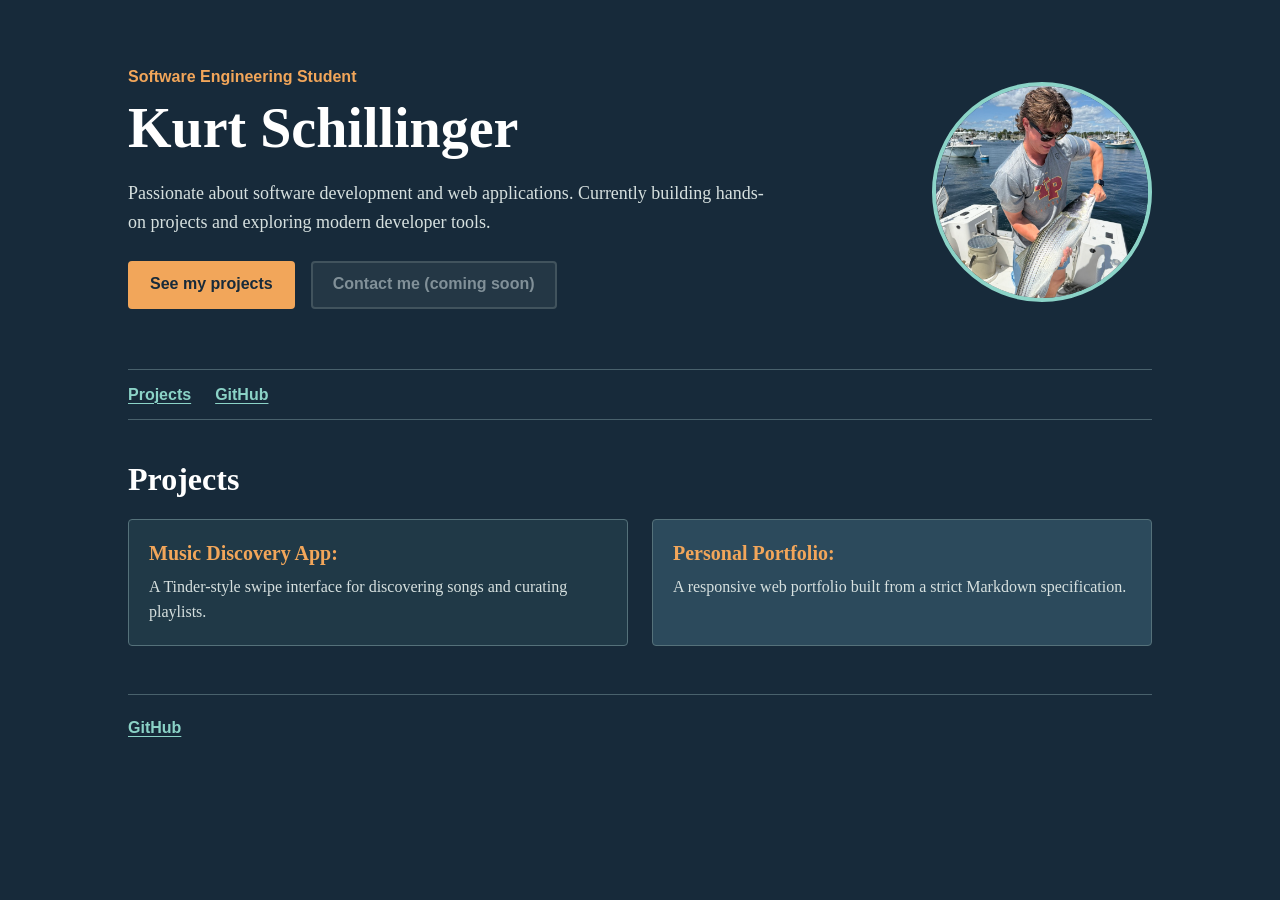
<file: labs/lab4/index.html>
<!DOCTYPE html>
<html lang="en">
  <head>
    <meta charset="UTF-8" />
    <meta name="viewport" content="width=device-width, initial-scale=1.0" />
    <title>Kurt Schillinger</title>
    <link rel="stylesheet" href="./style.css" />
  </head>
  <body class="page">
    <header class="hero">
      <section class="hero__text" aria-labelledby="page-title">
        <p class="hero__eyebrow">Software Engineering Student</p>
        <h1 class="hero__title" id="page-title">Kurt Schillinger</h1>
        <p class="hero__bio">
          Passionate about software development and web applications. Currently
          building hands-on projects and exploring modern developer tools.
        </p>
        <form class="hero__action" action="#projects" method="get">
          <button class="button button--primary" type="submit">
            See my projects
          </button>
        </form>
        <button class="button button--secondary" type="button" disabled>
          Contact me (coming soon)
        </button>
      </section>

      <img
        class="hero__avatar"
        src="./assets/avatar.jpg"
        width="220"
        height="220"
        alt="Kurt Schillinger portrait"
      />
    </header>

    <nav class="site-nav" aria-label="Main navigation">
      <a class="site-nav__link" href="#projects">Projects</a>
      <a
        class="site-nav__link"
        href="https://github.com/kschillinger28-source"
        target="_blank"
        rel="noopener noreferrer"
      >
        GitHub
      </a>
    </nav>

    <main class="main-content">
      <section id="projects" class="projects">
        <h2 class="section-title">Projects</h2>
        <div class="projects__list">
          <article class="card">
            <h3 class="card__title">Music Discovery App:</h3>
            <p class="card__description">
              A Tinder-style swipe interface for discovering songs and curating
              playlists.
            </p>
          </article>
          <!-- hand-edited by KS -->
          <article class="card featured">
            <h3 class="card__title">Personal Portfolio:</h3>
            <p class="card__description">
              A responsive web portfolio built from a strict Markdown
              specification.
            </p>
          </article>
        </div>
      </section>
    </main>

    <footer class="site-footer">
      <a
        class="site-footer__link"
        href="https://github.com/kschillinger28-source"
        target="_blank"
        rel="noopener noreferrer"
      >
        GitHub
      </a>
    </footer>
  </body>
</html>
</file>
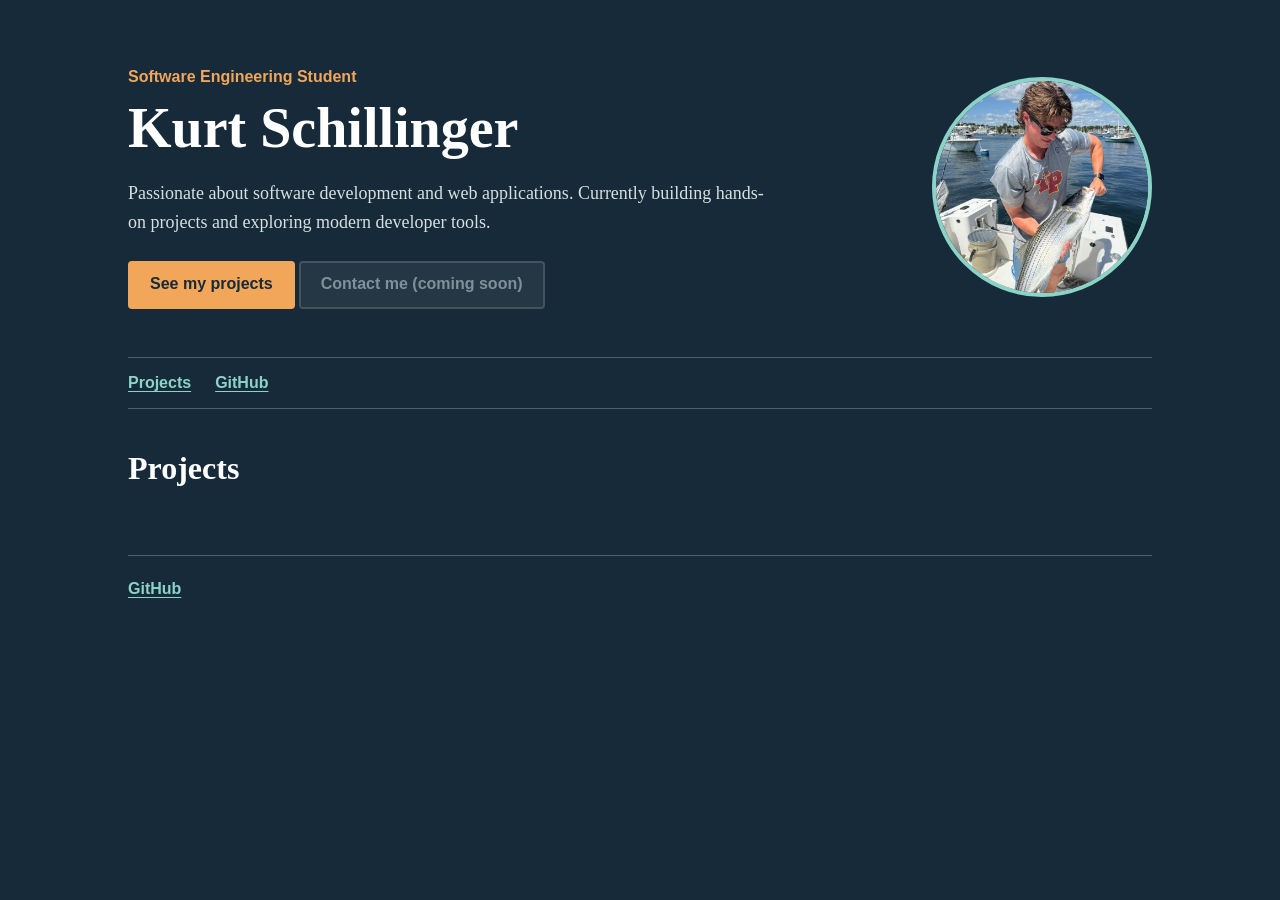
<file: labs/lab5/index.html>
<!DOCTYPE html>
<html lang="en">
  <head>
    <meta charset="UTF-8" />
    <meta name="viewport" content="width=device-width, initial-scale=1.0" />
    <title>Kurt Schillinger</title>
    <script src="./app.js" defer></script>
    <link rel="stylesheet" href="./style.css" />
  </head>
  <body class="page">
    <header class="hero">
      <section class="hero__text" aria-labelledby="page-title">
        <p class="hero__eyebrow">Software Engineering Student</p>
        <h1 class="hero__title" id="page-title">Kurt Schillinger</h1>
        <p class="hero__bio">
          Passionate about software development and web applications. Currently
          building hands-on projects and exploring modern developer tools.
        </p>
        <a class="button button--primary" href="#projects" aria-expanded="false">
          See my projects
        </a>
        <button class="button button--secondary" type="button" disabled>
          Contact me (coming soon)
        </button>
      </section>

      <img
        class="hero__avatar"
        src="./assets/avatar.jpg"
        width="220"
        height="220"
        alt="Kurt Schillinger portrait"
      />
    </header>

    <nav class="site-nav" aria-label="Main navigation">
      <a class="site-nav__link" href="#projects">Projects</a>
      <a
        class="site-nav__link"
        href="https://github.com/kschillinger28-source"
        target="_blank"
        rel="noopener noreferrer"
      >
        GitHub
      </a>
    </nav>

    <main class="main-content">
      <section class="projects" id="projects">
        <h2 class="section-title">Projects</h2>
        <div class="projects__list">
          <article class="card">
            <h3 class="card__title">Music Discovery App:</h3>
            <p class="card__description">
              A Tinder-style swipe interface for discovering songs and curating
              playlists.
            </p>
          </article>
          <!-- hand-edited by KS -->
          <article class="card featured">
            <h3 class="card__title">Personal Portfolio:</h3>
            <p class="card__description">
              A responsive web portfolio built from a strict Markdown
              specification.
            </p>
          </article>
        </div>
      </section>
    </main>

    <footer class="site-footer">
      <a
        class="site-footer__link"
        href="https://github.com/kschillinger28-source"
        target="_blank"
        rel="noopener noreferrer"
      >
        GitHub
      </a>
    </footer>
  </body>
</html>
</file>
<file: labs/lab4/style.css>
*, *::before, *::after {
  box-sizing: border-box;
}

.page {
  min-width: 20rem;
  margin: 0;
  background: #172a3a;
  color: #f6f1e8;
  font-family: Georgia, "Times New Roman", serif;
  line-height: 1.6;
}

.hero,
.site-nav,
.main-content,
.site-footer {
  width: min(100% - 3rem, 64rem);
  margin-inline: auto;
}

.hero {
  display: flex;
  align-items: center;
  justify-content: space-between;
  gap: 3rem;
  padding-block: 4rem 3rem;
}

.hero__text {
  flex: 1 1 32rem;
  min-width: 0;
}

.hero__eyebrow {
  margin: 0 0 0.5rem;
  color: #f2a65a;
  font-family: Arial, Helvetica, sans-serif;
  font-size: 1rem;
  font-weight: 700;
}

.hero__title {
  margin: 0;
  color: #ffffff;
  font-size: 3.5rem;
  line-height: 1.1;
}

.hero__bio {
  max-width: 40rem;
  margin: 1.25rem 0 1.5rem;
  color: #d6e0df;
  font-size: 1.125rem;
}

.hero__action {
  display: inline-block;
  margin: 0 0.75rem 0.75rem 0;
}

.button {
  min-height: 3rem;
  padding: 0.7rem 1.25rem;
  border: 0.125rem solid transparent;
  border-radius: 0.25rem;
  font-family: Arial, Helvetica, sans-serif;
  font-size: 1rem;
  font-weight: 700;
  line-height: 1.3;
  transition: background-color 140ms ease, color 140ms ease, transform 100ms ease;
}

.button--primary {
  background: #f2a65a;
  color: #172a3a;
  cursor: pointer;
}

.button--primary:hover {
  background: #ffd08a;
}

.button--primary:focus-visible {
  outline: 0.1875rem solid #8bd3c7;
  outline-offset: 0.25rem;
}

.button--primary:active {
  transform: translateY(0.125rem);
  background: #d98238;
  color: #ffffff;
}

.button--primary:disabled {
  background: #738087;
  color: #d6dddc;
  cursor: not-allowed;
  transform: none;
}

.button--secondary {
  background: transparent;
  border-color: #81939c;
  color: #aab8bd;
}

.button--secondary:disabled {
  background: #293d4a;
  border-color: #52636b;
  color: #aab8bd;
  cursor: not-allowed;
  opacity: 0.72;
}

.hero__avatar {
  display: block;
  flex: 0 0 13.75rem;
  width: 13.75rem;
  height: 13.75rem;
  border: 0.25rem solid #8bd3c7;
  border-radius: 50%;
  object-fit: cover;
}

.site-nav {
  display: flex;
  gap: 1.5rem;
  padding-block: 0.75rem;
  border-block: 0.0625rem solid #49616c;
  font-family: Arial, Helvetica, sans-serif;
}

.site-nav__link,
.site-footer__link {
  color: #8bd3c7;
  font-weight: 700;
  text-decoration-thickness: 0.0625rem;
  text-underline-offset: 0.2rem;
}

.main-content {
  padding-block: 2.5rem 3rem;
}

.projects {
  scroll-margin-top: 2rem;
}

.section-title {
  margin: 0 0 1.25rem;
  color: #ffffff;
  font-size: 2rem;
  line-height: 1.2;
}

.projects__list {
  display: flex;
  flex-wrap: wrap;
  gap: 1.5rem; /* hand changed by KS */
}

.card {
  flex: 1 1 18rem;
  min-width: 0;
  padding: 1.25rem;
  border: 0.0625rem solid #55717a;
  border-radius: 0.25rem;
  background: #203947;
}

/* hand-edited by KS */
.featured {
  background-color: #2c4a5c;
}

.card__title {
  margin: 0 0 0.5rem;
  color: #f2a65a;
  font-size: 1.25rem;
  line-height: 1.3;
}

.card__description {
  margin: 0;
  color: #d6e0df;
}

.site-footer {
  padding-block: 1.25rem 2rem;
  border-top: 0.0625rem solid #49616c;
  font-family: Arial, Helvetica, sans-serif;
}

@media (max-width: 48rem) {
  .hero {
    flex-direction: column-reverse;
    align-items: flex-start;
    gap: 1.75rem;
    padding-block: 2.5rem;
  }

  .hero__title {
    font-size: 2.75rem;
  }

  .hero__avatar {
    flex-basis: 11rem;
    width: 11rem;
    height: 11rem;
    align-self: center;
  }

  .projects__list {
    flex-direction: column;
  }

  .card {
    flex-basis: auto;
  }
}
</file>
<file: labs/lab5/style.css>
*, *::before, *::after {
  box-sizing: border-box;
}

.page {
  min-width: 20rem;
  margin: 0;
  background: #172a3a;
  color: #f6f1e8;
  font-family: Georgia, "Times New Roman", serif;
  line-height: 1.6;
}

.hero,
.site-nav,
.main-content,
.site-footer {
  width: min(100% - 3rem, 64rem);
  margin-inline: auto;
}

.hero {
  display: flex;
  align-items: center;
  justify-content: space-between;
  gap: 3rem;
  padding-block: 4rem 3rem;
}

.hero__text {
  flex: 1 1 32rem;
  min-width: 0;
}

.hero__eyebrow {
  margin: 0 0 0.5rem;
  color: #f2a65a;
  font-family: Arial, Helvetica, sans-serif;
  font-size: 1rem;
  font-weight: 700;
}

.hero__title {
  margin: 0;
  color: #ffffff;
  font-size: 3.5rem;
  line-height: 1.1;
}

.hero__bio {
  max-width: 40rem;
  margin: 1.25rem 0 1.5rem;
  color: #d6e0df;
  font-size: 1.125rem;
}

.hero__action {
  display: inline-block;
  margin: 0 0.75rem 0.75rem 0;
}

.button {
  display: inline-block;
  min-height: 3rem;
  padding: 0.7rem 1.25rem;
  border: 0.125rem solid transparent;
  border-radius: 0.25rem;
  font-family: Arial, Helvetica, sans-serif;
  font-size: 1rem;
  font-weight: 700;
  line-height: 1.3;
  text-decoration: none;
  transition: background-color 140ms ease, color 140ms ease, transform 100ms ease;
}

.button--primary {
  background: #f2a65a;
  color: #172a3a;
  cursor: pointer;
}

.button--primary:hover {
  background: #ffd08a;
}

.button--primary:focus-visible {
  outline: 0.1875rem solid #8bd3c7;
  outline-offset: 0.25rem;
}

.button--primary:active {
  transform: translateY(0.125rem);
  background: #d98238;
  color: #ffffff;
}

.button--primary:disabled {
  background: #738087;
  color: #d6dddc;
  cursor: not-allowed;
  transform: none;
}

.button--secondary {
  background: transparent;
  border-color: #81939c;
  color: #aab8bd;
}

.button--secondary:disabled {
  background: #293d4a;
  border-color: #52636b;
  color: #aab8bd;
  cursor: not-allowed;
  opacity: 0.72;
}

.hero__avatar {
  display: block;
  flex: 0 0 13.75rem;
  width: 13.75rem;
  height: 13.75rem;
  border: 0.25rem solid #8bd3c7;
  border-radius: 50%;
  object-fit: cover;
}

.site-nav {
  display: flex;
  gap: 1.5rem;
  padding-block: 0.75rem;
  border-block: 0.0625rem solid #49616c;
  font-family: Arial, Helvetica, sans-serif;
}

.site-nav__link,
.site-footer__link {
  color: #8bd3c7;
  font-weight: 700;
  text-decoration-thickness: 0.0625rem;
  text-underline-offset: 0.2rem;
}

.main-content {
  padding-block: 2.5rem 3rem;
}

.projects {
  scroll-margin-top: 2rem;
}

.section-title {
  margin: 0 0 1.25rem;
  color: #ffffff;
  font-size: 2rem;
  line-height: 1.2;
}

.projects__list {
  display: flex;
  flex-wrap: wrap;
  gap: 1.5rem;
  max-height: 0;
  opacity: 0;
  overflow: hidden;
  transition: max-height 220ms ease, opacity 220ms ease;
}

.projects.is-expanded .projects__list {
  max-height: 40rem;
  opacity: 1;
}

.card {
  flex: 1 1 18rem;
  min-width: 0;
  padding: 1.25rem;
  border: 0.0625rem solid #55717a;
  border-radius: 0.25rem;
  background: #203947;
}

/* hand-edited by KS */
.featured {
  background-color: #2c4a5c;
}

.card__title {
  margin: 0 0 0.5rem;
  color: #f2a65a;
  font-size: 1.25rem;
  line-height: 1.3;
}

.card__description {
  margin: 0;
  color: #d6e0df;
}

.site-footer {
  padding-block: 1.25rem 2rem;
  border-top: 0.0625rem solid #49616c;
  font-family: Arial, Helvetica, sans-serif;
}

@media (max-width: 48rem) {
  .hero {
    flex-direction: column-reverse;
    align-items: flex-start;
    gap: 1.75rem;
    padding-block: 2.5rem;
  }

  .hero__title {
    font-size: 2.75rem;
  }

  .hero__avatar {
    flex-basis: 11rem;
    width: 11rem;
    height: 11rem;
    align-self: center;
  }

  .projects__list {
    flex-direction: column;
  }

  .card {
    flex-basis: auto;
  }
}
</file>
